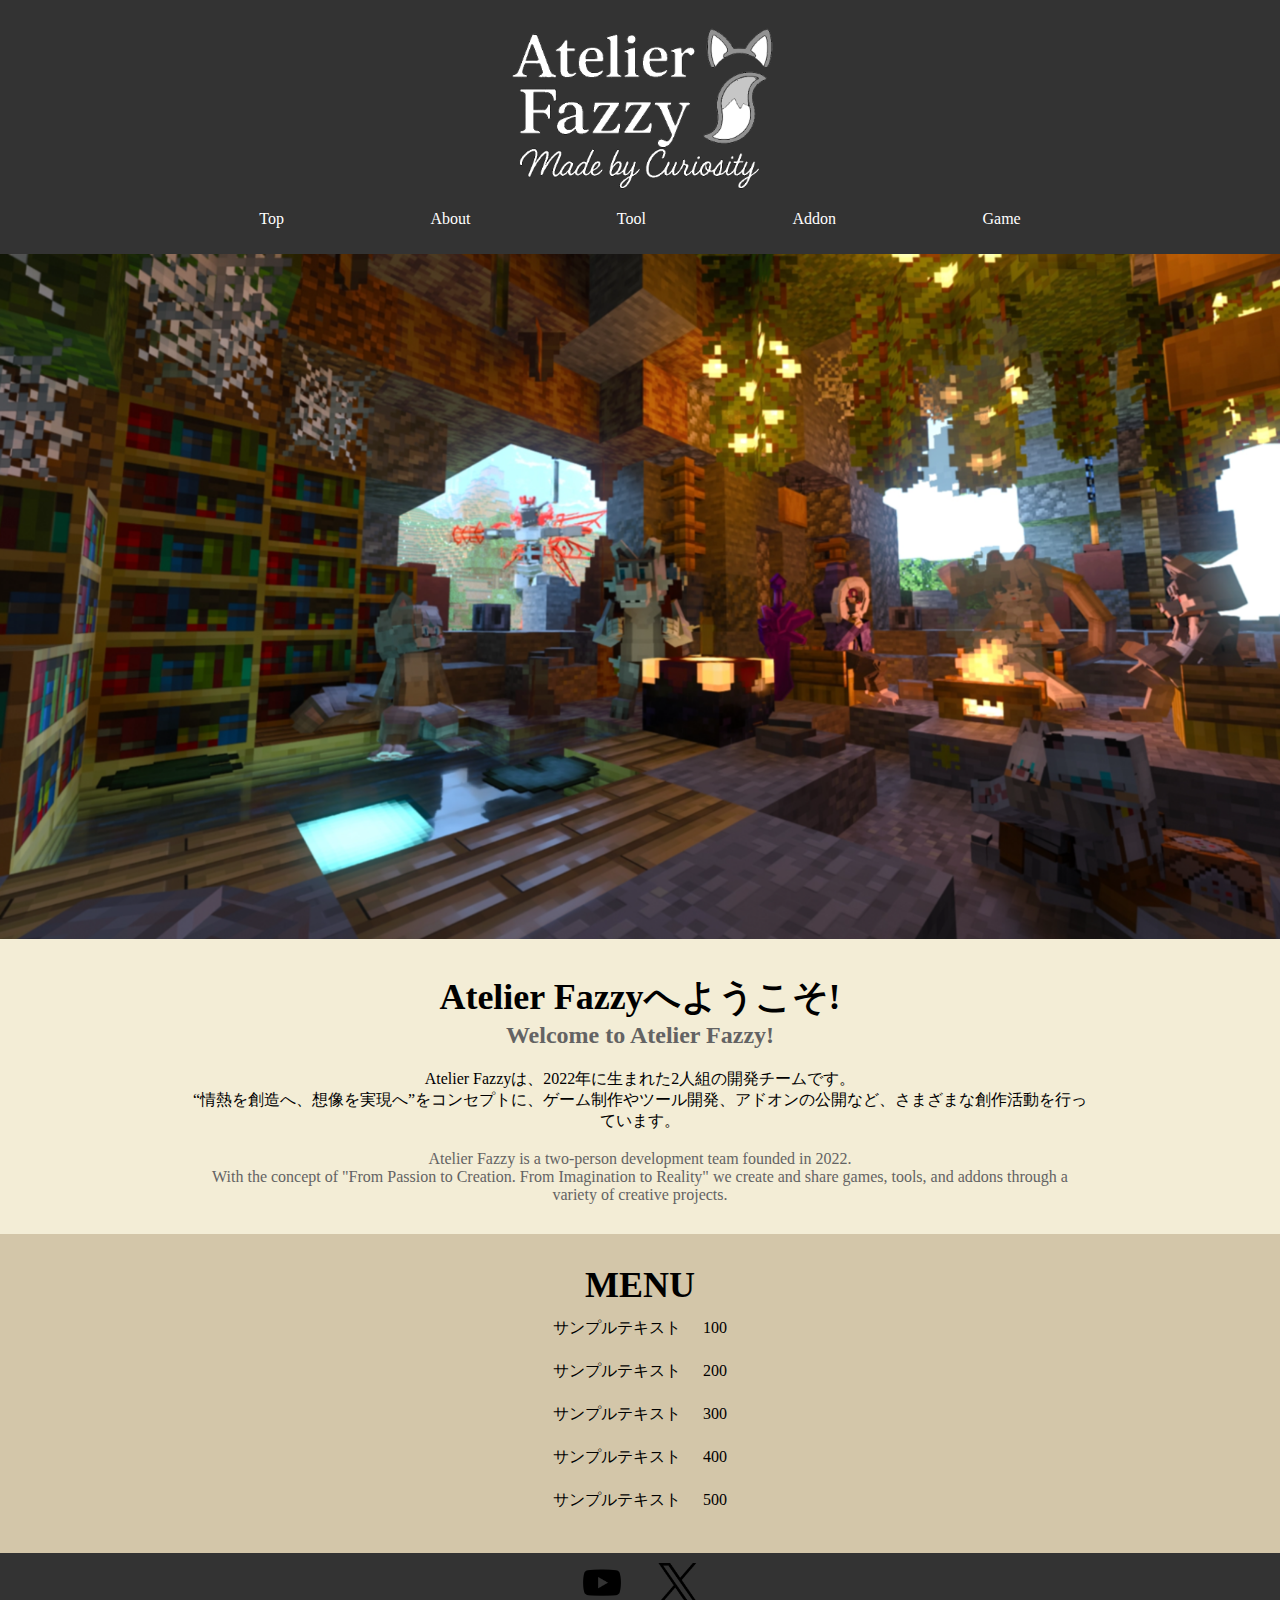
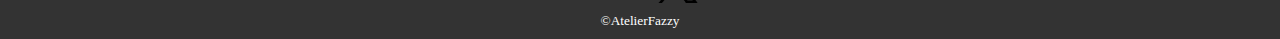
<file: index.html>
<!DOCTYPE html>
<html lang="ja">
<head>
    <meta charset="UTF-8">
    <meta name="viewport" content="width=device-width, initial-scale=1.0">
    <title>Atelier Fazzy - Top</title>
    <link rel="icon" type="image/png" href="Assets/Images/website.png">
    <link rel="stylesheet" href="Assets/css/common.css">
    <link rel="stylesheet" href="Assets/css/effect.css">
    <link rel="stylesheet" href="Assets/css/index.css">
    <script src="Assets/js/effect.js"></script>
</head>
<body>
    <header>
        <div class="container">
            <figure>
                <a href="index.html">
                    <img src="Assets/Images/logoo.png" alt="top画像">
                </a>
            </figure>
            <nav>
                <ul>
                    <li><a href="index.html">Top</a></li>
                    <li><a href="about.html">About</a></li>
                    <li><a href="tool.html">Tool</a></li>
                    <li><a href="addon.html">Addon</a></li>
                    <li><a href="game.html">Game</a></li>
                </ul>
            </nav>
        </div>
    </header>
    <main>
        <section class="hero">
            <figure>
                <img src="Assets/Images/index01.png" alt="top画像">
            </figure>
        </section>
        <section class="about">
            <div class="container">
                <h2 class="ja_JP">Atelier Fazzyへようこそ!</h2>
                <h3 class="en_US">Welcome to Atelier Fazzy!</h3>
                <p class="ja_JP">Atelier Fazzyは、2022年に生まれた2人組の開発チームです。</p>
                <p class="ja_JP">“情熱を創造へ、想像を実現へ”をコンセプトに、ゲーム制作やツール開発、アドオンの公開など、さまざまな創作活動を行っています。</p>
                <br>
                <p class="en_US">Atelier Fazzy is a two-person development team founded in 2022.</p>
                <p class="en_US">With the concept of "From Passion to Creation. From Imagination to Reality" we create
                    and share games, tools, and addons through a variety of creative projects.</p>
            </div>
        </section>
        <section class="menu">
            <div class="container">
                <h2>MENU</h2>
                <table>
                    <tr>
                        <td>サンプルテキスト</td>
                        <td>100</td>
                    </tr>
                    <tr>
                        <td>サンプルテキスト</td>
                        <td>200</td>
                    </tr>
                    <tr>
                        <td>サンプルテキスト</td>
                        <td>300</td>
                    </tr>
                    <tr>
                        <td>サンプルテキスト</td>
                        <td>400</td>
                    </tr>
                    <tr>
                        <td>サンプルテキスト</td>
                        <td>500</td>
                    </tr>
                </table>
            </div>
        </section>
    </main>
    <footer>
        <div class="container">
            <div class="footer-icons">
                <a href="https://youtube.com/@kuraputi?si=CFf42QNGAbRBQQXp" target="_blank" rel="noopener" title="YouTube">
                    <img src="Assets/Images/Icons/Youtube.png" alt="Youtubeアイコン">
                </a>
                <a href="https://x.com/kuraputi_ch9" target="_blank" rel="noopener" title="X">
                    <img src="Assets/Images/Icons/Twitter.png" alt="Twitterアイコン">
                </a>
            </div>
            <small>&copy;AtelierFazzy</small>
        </div>
    </footer>
    <button id="scroll-btn" class="scroll-btn">&#8679;</button>
    <script src="Assets/js/scroll.js"></script>
</body>
</html>
</file>
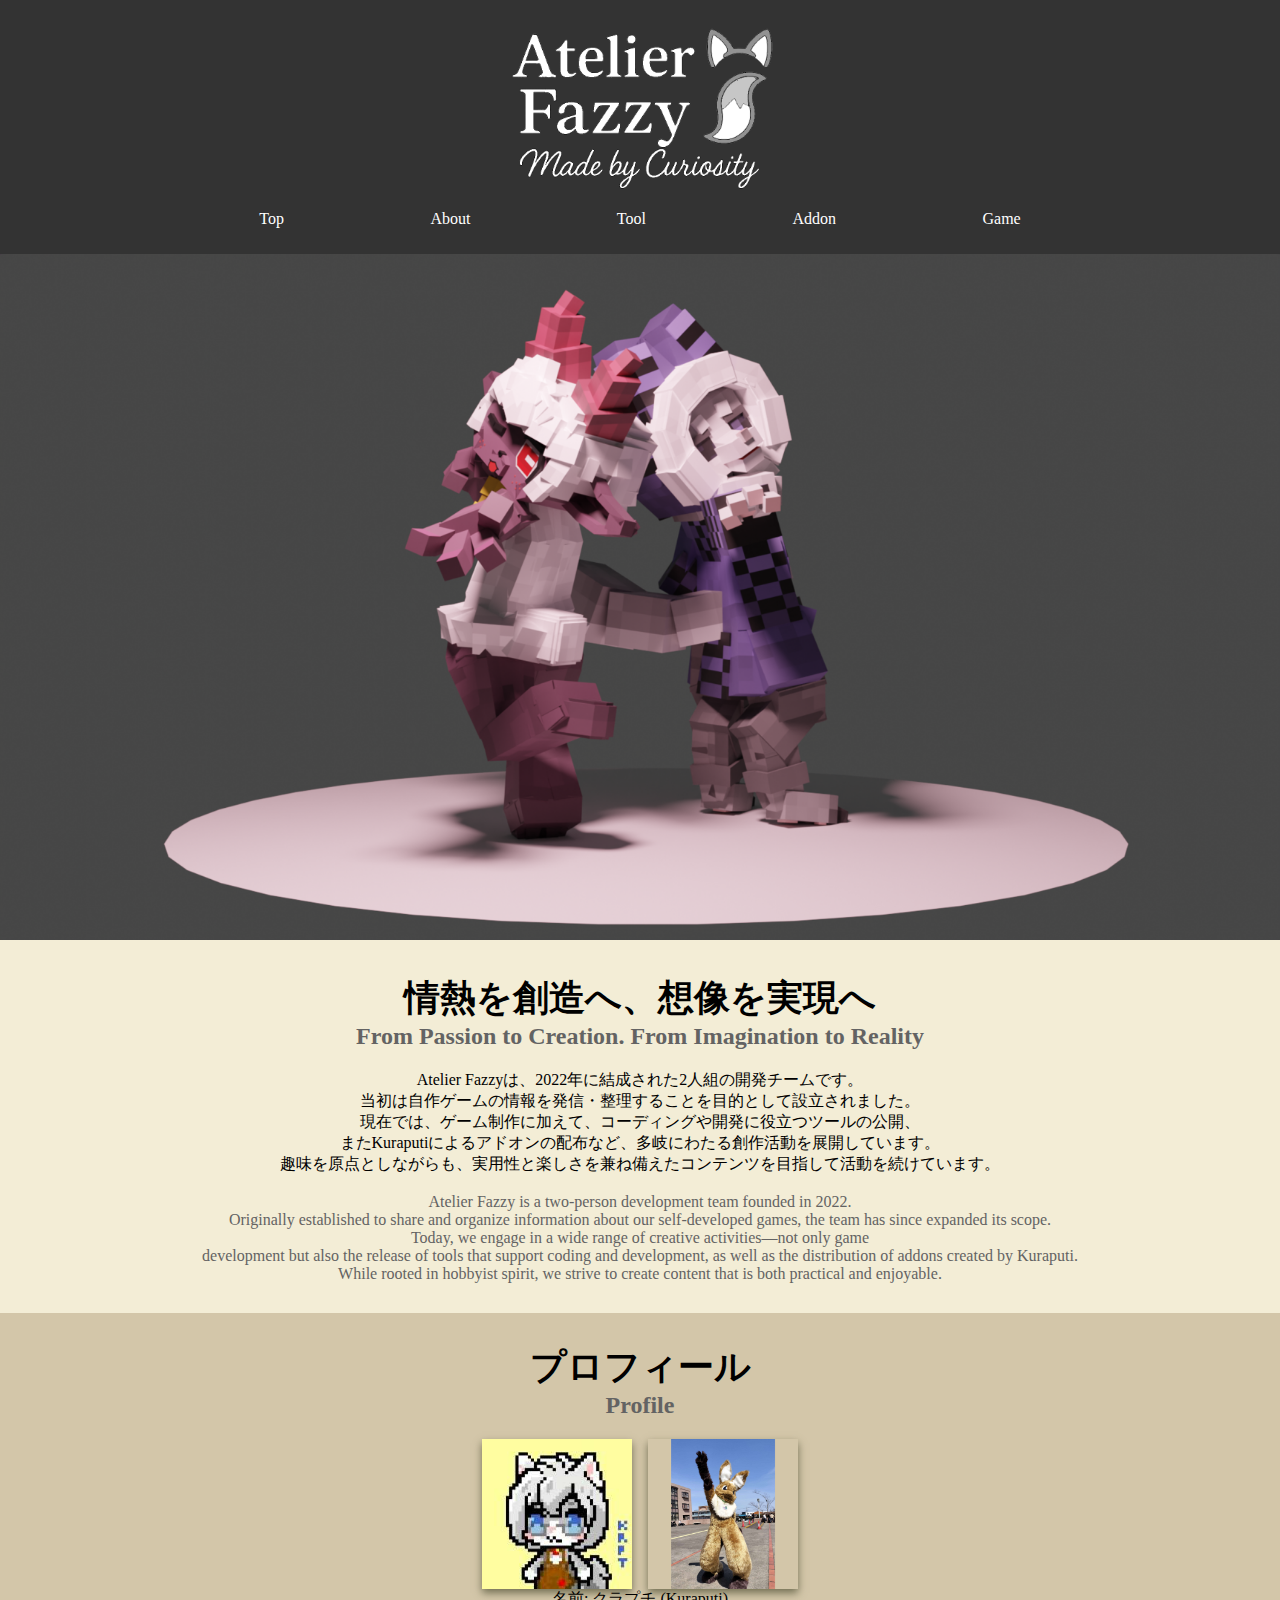
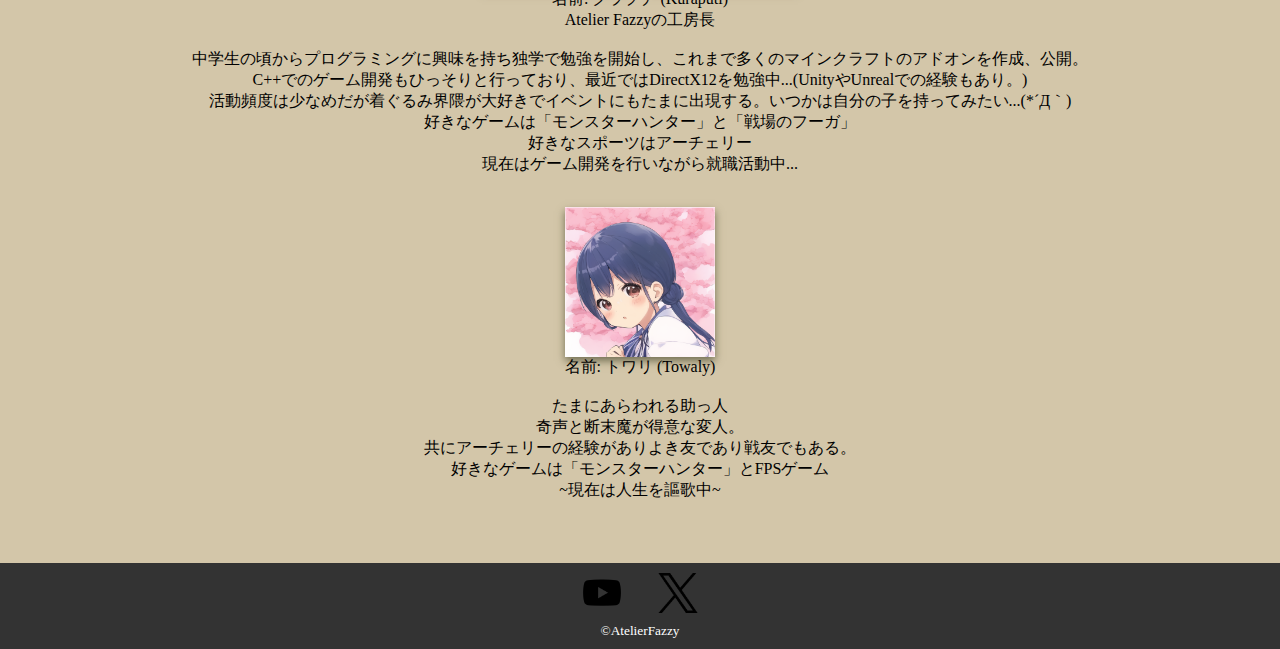
<file: about.html>
<!DOCTYPE html>
<html lang="ja">
<head>
    <meta charset="UTF-8">
    <meta name="viewport" content="width=device-width, initial-scale=1.0">
    <title>Atelier Fazzy - About</title>
    <link rel="icon" type="image/png" href="Assets/Images/website.png">
    <link rel="stylesheet" href="Assets/css/common.css">
    <link rel="stylesheet" href="Assets/css/effect.css">
    <link rel="stylesheet" href="Assets/css/about.css">
    <script src="Assets/js/effect.js"></script>
</head>
<body>
    <header>
        <div class="container">
            <figure>
                <a href="index.html">
                    <img src="Assets/Images/logoo.png" alt="top画像">
                </a>
            </figure>
            <nav>
                <ul>
                    <li><a href="index.html">Top</a></li>
                    <li><a href="about.html">About</a></li>
                    <li><a href="tool.html">Tool</a></li>
                    <li><a href="addon.html">Addon</a></li>
                    <li><a href="game.html">Game</a></li>
                </ul>
            </nav>
        </div>
    </header>
    <main>
        <section class="hero">
            <figure>
                <img src="Assets/Images/about01.png" alt="top画像">
            </figure>
        </section>
        <section class="about">
            <div class="container">
                <h2 class="ja_JP">情熱を創造へ、想像を実現へ</h2>
                <h3 class="en_US">From Passion to Creation. From Imagination to Reality</h3>
                <p class="ja_JP">Atelier Fazzyは、2022年に結成された2人組の開発チームです。</p>
                <p class="ja_JP">当初は自作ゲームの情報を発信・整理することを目的として設立されました。</p>
                <p class="ja_JP">現在では、ゲーム制作に加えて、コーディングや開発に役立つツールの公開、</p>
                <p class="ja_JP">またKuraputiによるアドオンの配布など、多岐にわたる創作活動を展開しています。</p>
                <p class="ja_JP">趣味を原点としながらも、実用性と楽しさを兼ね備えたコンテンツを目指して活動を続けています。</p>
                <br>
                <p class="en_US">Atelier Fazzy is a two-person development team founded in 2022.</p>
                <p class="en_US">Originally established to share and organize information about our self-developed
                    games, the team has since expanded its scope.</p>
                <p class="en_US">Today, we engage in a wide range of creative activities—not only game</p>
                <p class="en_US">development but also the release of tools that support coding and development, as well
                    as the distribution of addons created by Kuraputi.</p>
                <p class="en_US">While rooted in hobbyist spirit, we strive to create content that is both practical and
                    enjoyable.</p>
            </div>
        </section>
        <section class="profile">
            <div class="container">
                <h2 class="ja_JP">プロフィール</h2>
                <h3 class="en_US">Profile</h3>
                <div class="profile-content">
                    <figure>
                        <img src="Assets/Images/Profiles/Kurpauti.png" alt="プロフィール画像">
                        <img src="Assets/Images/Profiles/Moko.png" alt="プロフィール画像">
                    </figure>
                    <div class="text-content">
                        <p class="ja_JP">名前: クラプチ (Kuraputi)</p>
                        <p class="ja_JP">Atelier Fazzyの工房長</p>
                        <br>
                        <p class="ja_JP">中学生の頃からプログラミングに興味を持ち独学で勉強を開始し、これまで多くのマインクラフトのアドオンを作成、公開。</p>
                        <p class="ja_JP">C++でのゲーム開発もひっそりと行っており、最近ではDirectX12を勉強中...(UnityやUnrealでの経験もあり。)</p>
                        <p class="ja_JP">活動頻度は少なめだが着ぐるみ界隈が大好きでイベントにもたまに出現する。いつかは自分の子を持ってみたい...(*´Д｀)</p>
                        <p class="ja_JP">好きなゲームは「モンスターハンター」と「戦場のフーガ」</p>
                        <p class="ja_JP">好きなスポーツはアーチェリー</p>
                        <p class="ja_JP">現在はゲーム開発を行いながら就職活動中...</p>
                    </div>
                </div>
                <div class="profile-content">
                    <figure>
                        <img src="Assets/Images/Profiles/Towaly.png" alt="プロフィール画像">
                    </figure>
                    <div class="text-content">
                        <p class="ja_JP">名前: トワリ (Towaly)</p>
                        <br>
                        <p class="ja_JP">たまにあらわれる助っ人</p>
                        <p class="ja_JP">奇声と断末魔が得意な変人。</p>
                        <p class="ja_JP">共にアーチェリーの経験がありよき友であり戦友でもある。</p>
                        <p class="ja_JP">好きなゲームは「モンスターハンター」とFPSゲーム</p>
                        <p class="ja_JP">~現在は人生を謳歌中~</p>
                    </div>
                </div>
            </div>
        </section>
    </main>
    <footer>
        <div class="container">
            <div class="footer-icons">
                <a href="https://youtube.com/@kuraputi?si=CFf42QNGAbRBQQXp" target="_blank" rel="noopener" title="YouTube">
                    <img src="Assets/Images/Icons/Youtube.png" alt="Youtubeアイコン">
                </a>
                <a href="https://x.com/kuraputi_ch9" target="_blank" rel="noopener" title="X">
                    <img src="Assets/Images/Icons/Twitter.png" alt="Twitterアイコン">
                </a>
            </div>
            <small>&copy;AtelierFazzy</small>
        </div>
    </footer>
    <button id="scroll-btn" class="scroll-btn">&#8679;</button>
    <script src="Assets/js/scroll.js"></script>
</body>
</html>
</file>
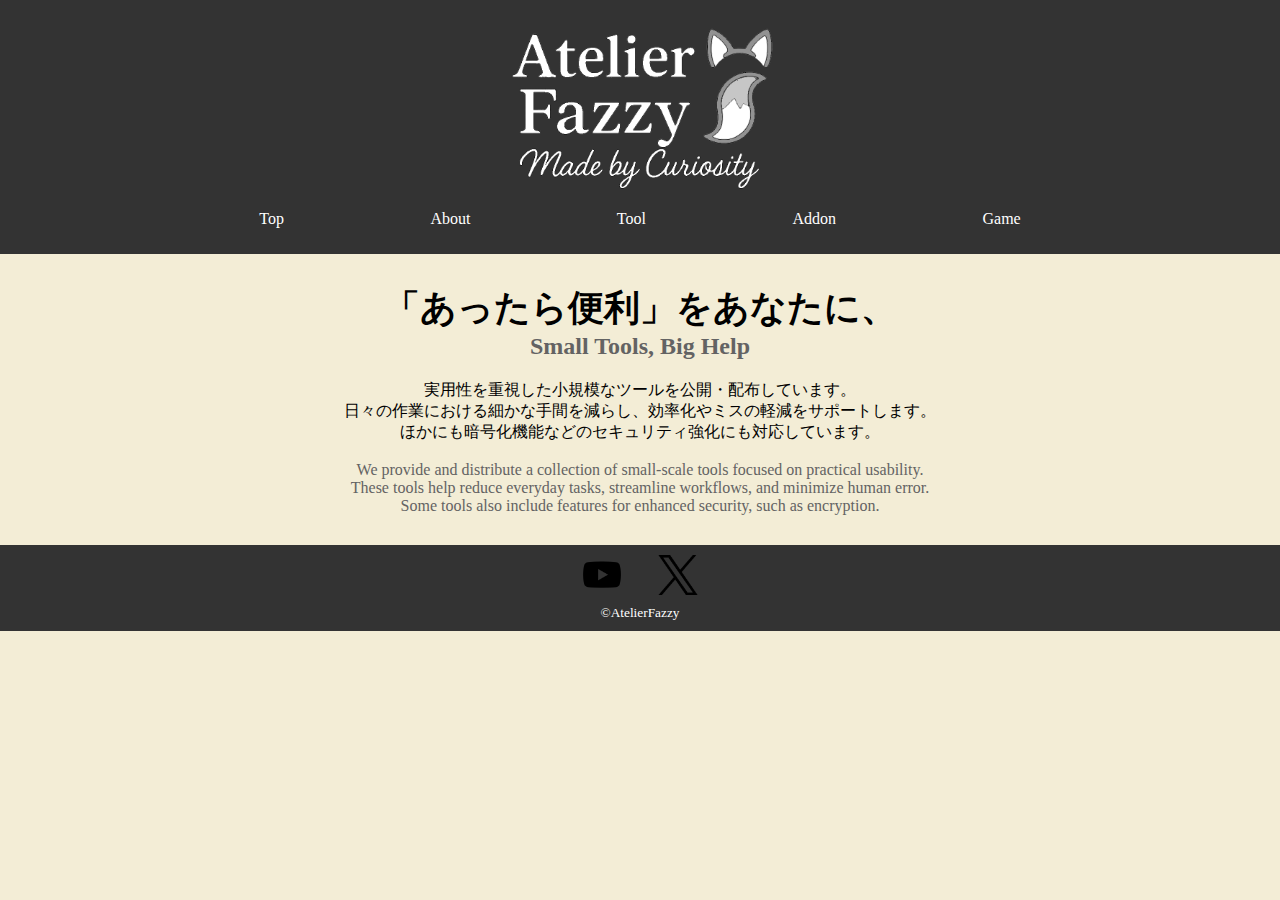
<file: game.html>
<!DOCTYPE html>
<html lang="ja">
<head>
    <meta charset="UTF-8">
    <meta name="viewport" content="width=device-width, initial-scale=1.0">
    <title>Atelier Fazzy - Game</title>
    <link rel="stylesheet" href="Assets/css/common.css">
    <link rel="stylesheet" href="Assets/css/effect.css">
    <link rel="stylesheet" href="Assets/css/game.css">
    <script src="Assets/js/effect.js"></script>
</head>
<body>
    <header>
        <div class="container">
            <figure>
                <a href="index.html">
                    <img src="Assets/Images/logoo.png" alt="top画像">
                </a>
            </figure>
            <nav>
                <ul>
                    <li><a href="index.html">Top</a></li>
                    <li><a href="about.html">About</a></li>
                    <li><a href="tool.html">Tool</a></li>
                    <li><a href="addon.html">Addon</a></li>
                    <li><a href="game.html">Game</a></li>
                </ul>
            </nav>
        </div>
    </header>
    <main>
         <section class="about">
            <div class="container">
                <h2 class="ja_JP">「あったら便利」をあなたに、</h2>
                <h3 class="en_US">Small Tools, Big Help</h3>
                <p class="ja_JP">実用性を重視した小規模なツールを公開・配布しています。</p>
                <p class="ja_JP">日々の作業における細かな手間を減らし、効率化やミスの軽減をサポートします。</p>
                <p class="ja_JP">ほかにも暗号化機能などのセキュリティ強化にも対応しています。</p>
                <br>
                <p class="en_US">We provide and distribute a collection of small-scale tools focused on practical usability.</p>
                <p class="en_US">These tools help reduce everyday tasks, streamline workflows, and minimize human error.</p>
                <p class="en_US">Some tools also include features for enhanced security, such as encryption.</p>
            </div>
        </section>
    </main>
    <footer>
        <div class="container">
            <div class="footer-icons">
                <a href="https://youtube.com/@kuraputi?si=CFf42QNGAbRBQQXp" target="_blank" rel="noopener" title="YouTube">
                    <img src="Assets/Images/Icons/Youtube.png" alt="Youtubeアイコン">
                </a>
                <a href="https://x.com/kuraputi_ch9" target="_blank" rel="noopener" title="X">
                    <img src="Assets/Images/Icons/Twitter.png" alt="Twitterアイコン">
                </a>
            </div>
            <small>&copy;AtelierFazzy</small>
        </div>
    </footer>
    <button id="scroll-btn" class="scroll-btn">&#8679;</button>
    <script src="Assets/js/scroll.js"></script>
</body>
</html>
</file>
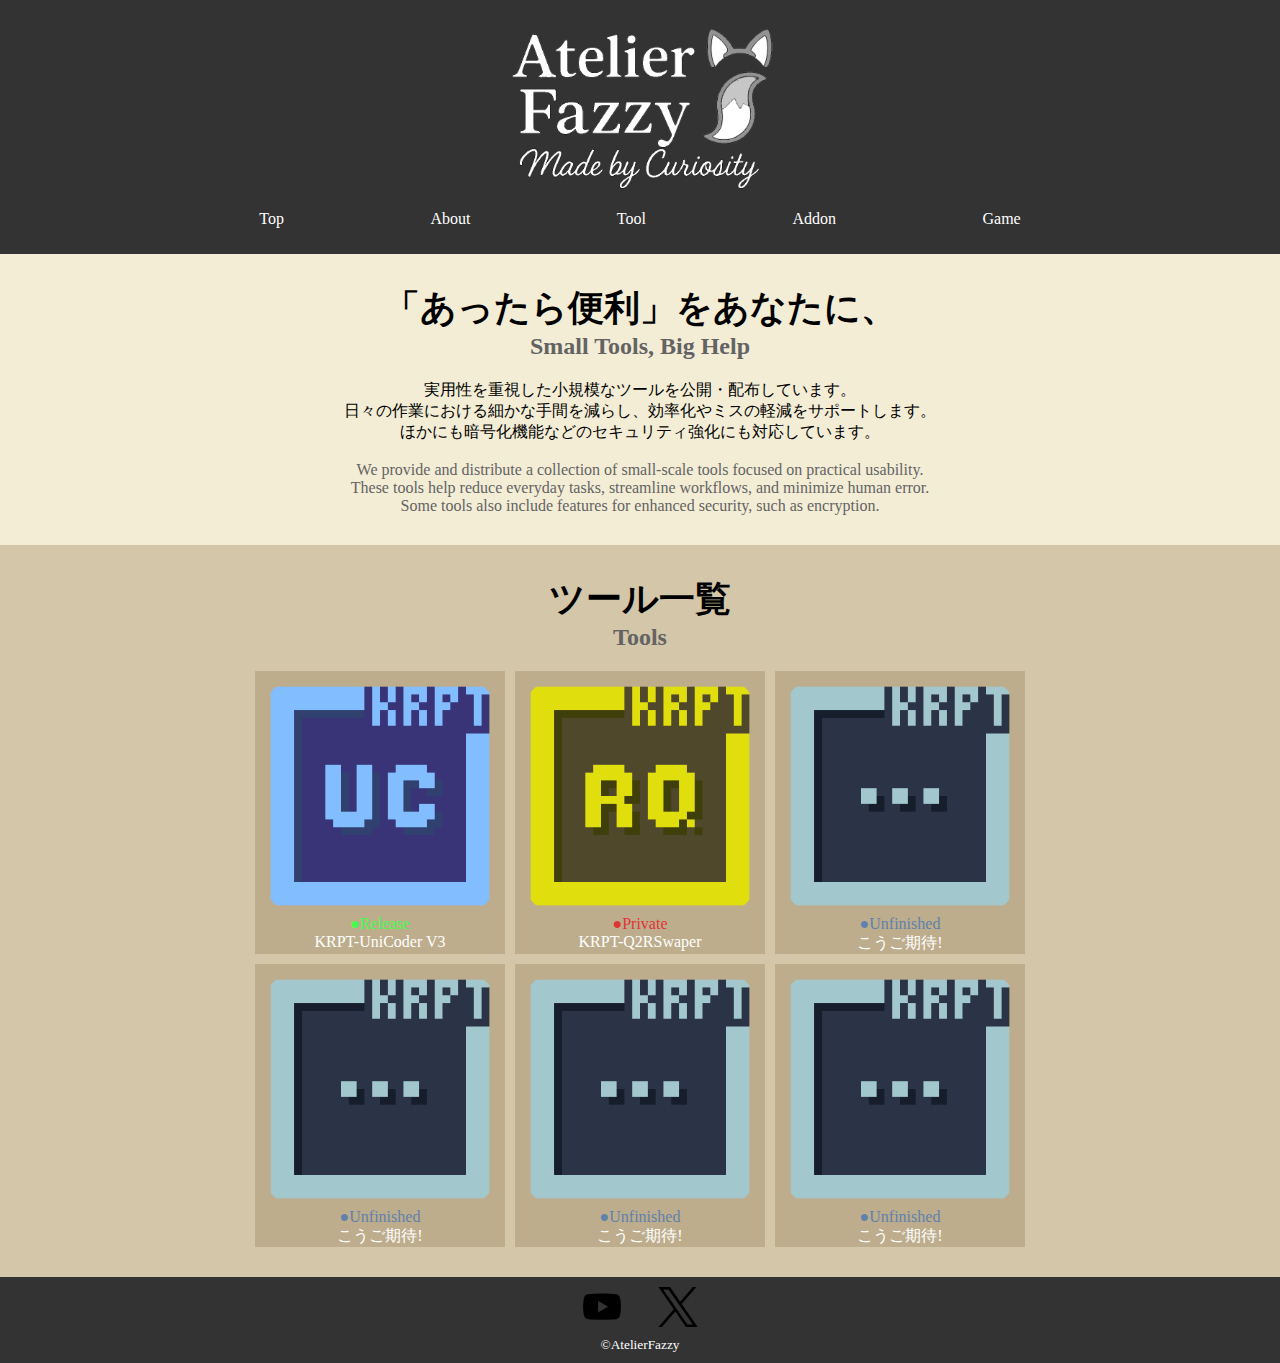
<file: tool.html>
<!DOCTYPE html>
<html lang="ja">
<head>
    <meta charset="UTF-8">
    <meta name="viewport" content="width=device-width, initial-scale=1.0">
    <title>Atelier Fazzy - Tool</title>
    <link rel="stylesheet" href="Assets/css/common.css">
    <link rel="stylesheet" href="Assets/css/effect.css">
    <link rel="stylesheet" href="Assets/css/tool.css">
    <script src="Assets/js/effect.js"></script>
</head>
<body>
    <header>
        <div class="container">
            <figure>
                <a href="index.html">
                    <img src="Assets/Images/logoo.png" alt="top画像">
                </a>
            </figure>
            <nav>
                <ul>
                    <li><a href="index.html">Top</a></li>
                    <li><a href="about.html">About</a></li>
                    <li><a href="tool.html">Tool</a></li>
                    <li><a href="addon.html">Addon</a></li>
                    <li><a href="game.html">Game</a></li>
                </ul>
            </nav>
        </div>
    </header>
    <main>
        <section class="about">
            <div class="container">
                <h2 class="ja_JP">「あったら便利」をあなたに、</h2>
                <h3 class="en_US">Small Tools, Big Help</h3>
                <p class="ja_JP">実用性を重視した小規模なツールを公開・配布しています。</p>
                <p class="ja_JP">日々の作業における細かな手間を減らし、効率化やミスの軽減をサポートします。</p>
                <p class="ja_JP">ほかにも暗号化機能などのセキュリティ強化にも対応しています。</p>
                <br>
                <p class="en_US">We provide and distribute a collection of small-scale tools focused on practical usability.</p>
                <p class="en_US">These tools help reduce everyday tasks, streamline workflows, and minimize human error.</p>
                <p class="en_US">Some tools also include features for enhanced security, such as encryption.</p>
            </div>
        </section>
        <section class="menu">
            <div class="container">
                <h2 class="ja_JP">ツール一覧</h2>
                <h3 class="en_US">Tools</h3>
                <dev class="tool-buttons">
                    <nav>
                        <ul>
                            <li>
                                <a href="Assets/tools/tool01.html">
                                    <img src="Assets/Images/Tools/UniCoder.png" alt="UniCOder">
                                    <p class="CR">●Release</p>
                                    <p>KRPT-UniCoder V3</p>
                                </a>
                            </li>
                            <li>
                                <a href="">
                                    <img src="Assets/Images/Tools/R2QSwaper.png" alt="R2QSwaper">
                                    <p class="CP">●Private</p>
                                    <p>KRPT-Q2RSwaper</p>
                                </a>
                            </li>
                            <li>
                                <a href="">
                                    <img src="Assets/Images/Tools/Unfinished.png" alt="Unfinished">
                                    <p class="CU">●Unfinished</p>
                                    <p>こうご期待!</p>
                                </a>
                            </li>
                            <li>
                                <a href="">
                                    <img src="Assets/Images/Tools/Unfinished.png" alt="Unfinished">
                                    <p class="CU">●Unfinished</p>
                                    <p>こうご期待!</p>
                                </a>
                            </li>
                            <li>
                                <a href="">
                                    <img src="Assets/Images/Tools/Unfinished.png" alt="Unfinished">
                                    <p class="CU">●Unfinished</p>
                                    <p>こうご期待!</p>
                                </a>
                            </li>
                            <li>
                                <a href="">
                                    <img src="Assets/Images/Tools/Unfinished.png" alt="Unfinished">
                                    <p class="CU">●Unfinished</p>
                                    <p>こうご期待!</p>
                                </a>
                            </li>
                        </ul>
                    </nav>
                </dev>
            </div>
        </section>
    </main>
    <footer>
        <div class="container">
            <div class="footer-icons">
                <a href="https://youtube.com/@kuraputi?si=CFf42QNGAbRBQQXp" target="_blank" rel="noopener" title="YouTube">
                    <img src="Assets/Images/Icons/Youtube.png" alt="Youtubeアイコン">
                </a>
                <a href="https://x.com/kuraputi_ch9" target="_blank" rel="noopener" title="X">
                    <img src="Assets/Images/Icons/Twitter.png" alt="Twitterアイコン">
                </a>
            </div>
            <small>&copy;AtelierFazzy</small>
        </div>
    </footer>
    <button id="scroll-btn" class="scroll-btn">&#8679;</button>
    <script src="Assets/js/scroll.js"></script>
</body>
</html>
</file>
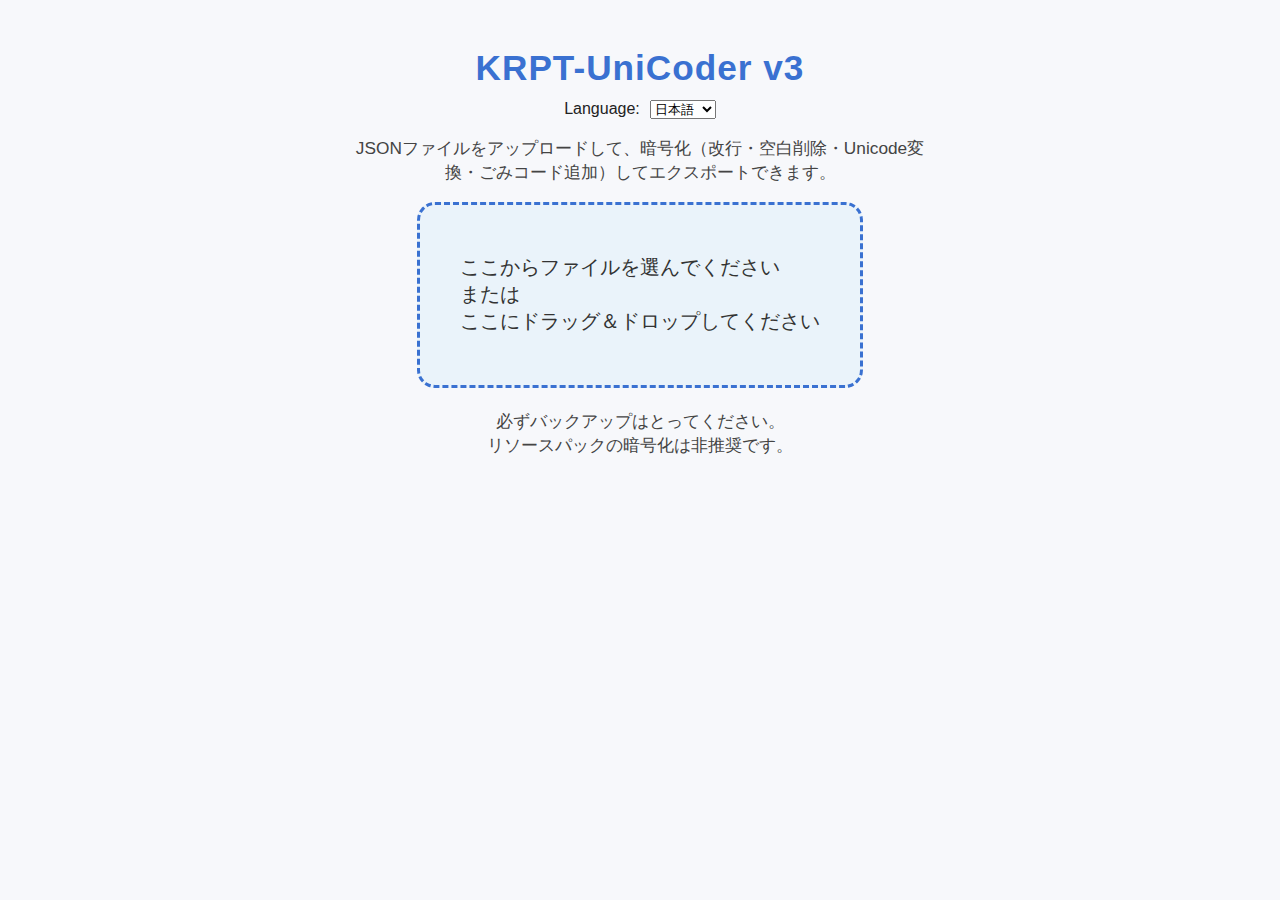
<file: Assets/tools/tool01.html>
<!DOCTYPE html>
<html lang="ja">
<head>
    <meta charset="UTF-8">
    <title>KRPT-UniCoder v3</title>
    <link rel="stylesheet" href="tool01.css">
</head>
<body>
    <div class="main-container">
        <header>
            <h1 id="title">KRPT-UniCoder v3</h1>
            <div class="lang-area">
                <label for="langSelect">Language:</label>
                <select id="langSelect">
                    <option value="ja">日本語</option>
                    <option value="en">English</option>
                </select>
            </div>
        </header>
        <section id="description" class="description">
            <p id="descText"></p>
        </section>
        <section class="center-area">
            <div id="drop-zone" class="drop-zone">
                <p id="dropText"></p>
                <input type="file" id="fileInput" accept=".json">
            </div>
            <div id="filenameLabel" style="margin-bottom:8px;"></div>
            <div id="statsArea" style="margin:12px 0;">
                <span id="charCountLabel"></span>
                <span id="fileSizeLabel" style="margin-left:2em;"></span>
            </div>
            <div id="option-viewer-area" style="display:none;">
                <div id="error-area" style="display:none; color:#d00; margin-bottom:10px;"></div>
                <div id="option-area" class="option-area">
                    <h2 id="optionTitle"></h2>
                    <form id="encryptForm">
                        <label for="option1">
                            <input type="checkbox" id="option1">
                        </label>
                        <label for="option2">
                            <input type="checkbox" id="option2">
                        </label>
                        <label for="option3">
                            <input type="checkbox" id="option3">
                        </label>
                    </form>
                </div>
                <div id="file-viewer" class="file-viewer">
                    <h2 id="viewerTitle"></h2>
                    <div id="file-content" class="file-content"></div>
                </div>
                <div class="action-buttons">
                    <button id="importAgainBtn"></button>
                    <button id="exportBtn"></button>
                </div>
            </div>
        </section>
        <section>
            <div id="noticeArea" class="description" style="margin-top: 5px; margin-bottom: 10px;"></div>
        </section>
    </div>
    <script src="tool01.js"></script>
</body>
</html>
</file>
<file: Assets/css/common.css>
@charset "utf-8";

/*-リセット部分-*/
* {
    padding: 0;
    margin: 0;
}
a {
    text-decoration: none;
    color: #fff;
}
ul {
    list-style-type: none;
}

/* ヘッダーボタンのデザイン */
header nav ul {
    display: flex;
    justify-content: center;
    gap: 8px;
}
header nav ul li a {
    border-radius: 3px;
    position: relative;
    display: flex;
    justify-content: center;
    align-items: center;
    margin: 0;
    padding: 10px 12px;
    color: #fff;
    transition: 0.3s ease-in-out;
    font-weight: 500;
}
@media (max-width: 600px) {
    header nav ul {
        gap: 4px;
        flex-wrap: wrap;
    }
    header nav ul li a {
        padding: 8px 6px;
        font-size: 15px;
    }
}
header nav ul li a:hover {
    background: #2b2b2b;
    color: #FFF;
    transform: scale(1.1);
}
header img {
    width: 40%;
}

/*-共通部分-*/
:root {
    --C_CHAR: #000;
    --C_BACK: #f3edd6;
    --C_MENU: #d3c6a9;
    --C_MENU-BTN1: #bdad8c;
    --C_MENU-BTN2: #96886c;

    --C_GRAY: #333;

    --B-MARGIN: 20px;
    --B-PADDING: 30px;
}
body {
    color: var(--C_CHAR);
    background-color: var(--C_BACK);
}
.container {
    max-width: 900px;
    margin: 0 auto;
    height: 100%;
    /*background-color: red;*/
}
h2 {
    font-size: clamp(24px, 3vw, 36px);
}
h3 {
    font-size: clamp(16px, 3vw, 24px);
    margin-bottom: var(--B-MARGIN);
}
.en_US {
    color: #636363;
}

/*-ヘッダ-*/
header {
    color: #fff;
    background-color: var(--C_GRAY);
    padding: 16px;
    text-align: center;
}
header h1 {
    font-size: clamp(40px, 6vw, 60px);
}
header p {
    font-size: clamp(20px, 3vw, 30px);
    margin-bottom: var(--B-MARGIN);
}
header nav ul {
    display: flex;
    justify-content: space-around;
}

/*-ファーストビュー-*/
.hero img {
    width: 100%;
}

/*-フッター-*/
footer {
    background-color: var(--C_GRAY);
    color: #fff;
    padding: 10px;
    text-align: center;
}
.footer-icons {
    display: flex;
    justify-content: center;
    gap: 36px;
    margin-bottom: 8px;
}
.footer-icons a {
    display: flex;
    align-items: center;
    transition: transform 0.2s;
}
.footer-icons a:hover {
    transform: scale(1.1);
}
.footer-icons img {
    width: 40px;
    height: 40px;
}

/*-スクロールボタン-*/
.scroll-btn {
    position: fixed;
    right: 18px;
    bottom: 18px;
    width: 48px;
    height: 48px;
    border-radius: 25%;
    border: none;
    background: #636363;
    color: #fff;
    font-size: 2em;
    box-shadow: 0 2px 8px #333;
    cursor: pointer;
    opacity: 0;
    pointer-events: none;
    transition: opacity 0.2s;
}
.scroll-btn.show {
    opacity: 1;
    pointer-events: auto;
}
</file>
<file: Assets/css/effect.css>
.square-effect {
    position: absolute;
    width: 20px;
    height: 20px;
    border: 1.5px solid #72d4c7;
    background: transparent;
    pointer-events: none;
    transform: translate(-50%, -50%) scale(1) rotate(0deg);
    animation: square-anim 0.35s linear forwards;
    z-index: 9999;
}

@keyframes square-anim {
    to {
        transform: translate(-50%, -50%) scale(2) rotate(90deg);
        opacity: 0;
        border-color: #72d4c7;
    }
}
</file>
<file: Assets/css/index.css>
@charset "utf-8";

/*-About-*/
.about {
    text-align: center;
    padding: var(--B-PADDING);
}

/*-Menu-*/
.menu {
    background-color: var(--C_MENU);
    padding: var(--B-PADDING);
    text-align: center;
}
.menu table {
    margin: 0 auto;
    text-align: left;
}
.menu td {
    padding: 10px;
}
</file>
<file: Assets/css/about.css>
@charset "utf-8";

/*-About-*/
.about {
    text-align: center;
    padding: var(--B-PADDING);
}

/*-Profile-*/
.profile {
    background-color: var(--C_MENU);
    padding: var(--B-PADDING);
    text-align: center;
}
.profile-content figure {
    display: flex;
    justify-content: center;
    gap: 16px;
}
.profile-content img {
    width: 150px;
    height: auto;
    box-shadow: 0px 4px 8px #726f53;
}
.text-content {
    text-align: center;
    padding-bottom: 32px;
}

/* スマホ用 */
@media (max-width: 600px) {
    .profile-content figure {
        gap: 8px;
    }
    .profile-content img {
        width: 44vw;
        max-width: 130px;
    }
}
</file>
<file: Assets/css/game.css>
@charset "utf-8";

/*-About-*/
.about {
    text-align: center;
    padding: var(--B-PADDING);
}
</file>
<file: Assets/css/tool.css>
@charset "utf-8";

.CR {
    color: #42fd4c;
}
.CP {
    color: #e03535;
}
.CU {
    color: #5f81ac;
}

/*-About-*/
.about {
    text-align: center;
    padding: var(--B-PADDING);
}

/*-Menu-*/
.menu {
    background-color: var(--C_MENU);
    padding: var(--B-PADDING);
    text-align: center;
}
.tool-buttons nav ul {
    display: flex;
    flex-wrap: wrap;
    justify-content: center;
    gap: 10px;
}
.tool-buttons nav ul li {
    background-color: var(--C_MENU-BTN1);
    width: clamp(120px, 32vw, 250px);
    max-height: 300px;
}
.tool-buttons nav ul li:hover {
    background-color: var(--C_MENU-BTN2);
}
.tool-buttons nav ul li a img {
    width: 100%;
    max-height: 100%;
    border-radius: 25%;
    margin-bottom: -10px;
}

/*-スマホ用-*/
@media (max-width: 600px) {
  .tool-buttons nav ul {
    gap: 4px;
  }
  .tool-buttons nav ul li {
    width: 48%;
    margin-bottom: 10px;
    max-width: none;
  }
}
</file>
<file: Assets/tools/tool01.css>
body, html {
    height: 100%;
    margin: 0;
    font-family: "Segoe UI", "Meiryo", sans-serif;
    background: #f7f8fb;
    color: #222;
}

.main-container {
    max-width: 600px;
    margin: 0 auto;
    padding: 24px 0 0 0;
}

header {
    text-align: center;
    margin-bottom: 12px;
}

h1#title {
    font-size: 2.2em;
    font-weight: bold;
    margin-bottom: 12px;
    letter-spacing: 1px;
    color: #3a71d1;
}
.lang-area {
    display: flex;
    justify-content: center;
    align-items: center;
    gap: 10px;
    margin-bottom: 12px;
}
.description {
    text-align: center;
    margin-bottom: 18px;
    font-size: 1.08em;
    color: #444;
}
.center-area {
    display: flex;
    flex-direction: column;
    align-items: center;
}

.drop-zone {
    width: 440px;
    height: 180px;
    border: 3px dashed #3a71d1;
    border-radius: 18px;
    background: #eaf3fa;
    display: flex;
    flex-direction: column;
    justify-content: center;
    align-items: center;
    font-size: 1.25em;
    color: #333;
    cursor: pointer;
    transition: background 0.2s, border-color 0.2s;
    margin-bottom: 16px;
}
.drop-zone.dragover {
    background: #d2e7f9;
    border-color: #1562b6;
}
.drop-zone input[type="file"] {
    display: none;
}

#option-viewer-area {
    display: flex;
    flex-direction: column;
    align-items: center;
    width: 100%;
}

.option-area,
.file-viewer {
    width: 440px;
    background: #fff;
    border: 2px solid #3a71d1;
    border-radius: 12px;
    box-shadow: 0 2px 12px rgba(58,113,209,0.08);
    padding: 20px 24px;
    margin-bottom: 14px;
    display: flex;
    flex-direction: column;
    align-items: flex-start;
}

.option-area h2,
.file-viewer h2 {
    margin-bottom: 12px;
    font-size: 1.18em;
    color: #2c4f98;
}

.option-area label {
    font-size: 1em;
    margin-bottom: 6px;
    cursor: pointer;
    display: block;
    color: #222;
}

.file-content {
    width: 392px;
    height: 150px;
    background: #f7f7fa;
    border: 1px solid #bbb;
    border-radius: 8px;
    padding: 10px;
    font-size: 0.97em;
    color: #222;
    white-space: pre-wrap;
    overflow: auto;
    box-shadow: 0 1px 6px rgba(0,0,0,0.05);
}

.action-buttons {
    display: flex;
    gap: 20px;
    width: 440px;
    justify-content: space-between;
    margin-bottom: 10px;
}

#importAgainBtn, #exportBtn {
    background: #3a71d1;
    color: #fff;
    border: none;
    border-radius: 8px;
    padding: 10px 26px;
    font-size: 1.05em;
    cursor: pointer;
    transition: background 0.2s;
    white-space: nowrap;
    overflow: hidden;
    text-overflow: ellipsis;
    box-sizing: border-box;
    min-width: 140px;
    max-width: 220px;
}
#importAgainBtn:hover, #exportBtn:hover {
    background: #1562b6;
}
</file>
